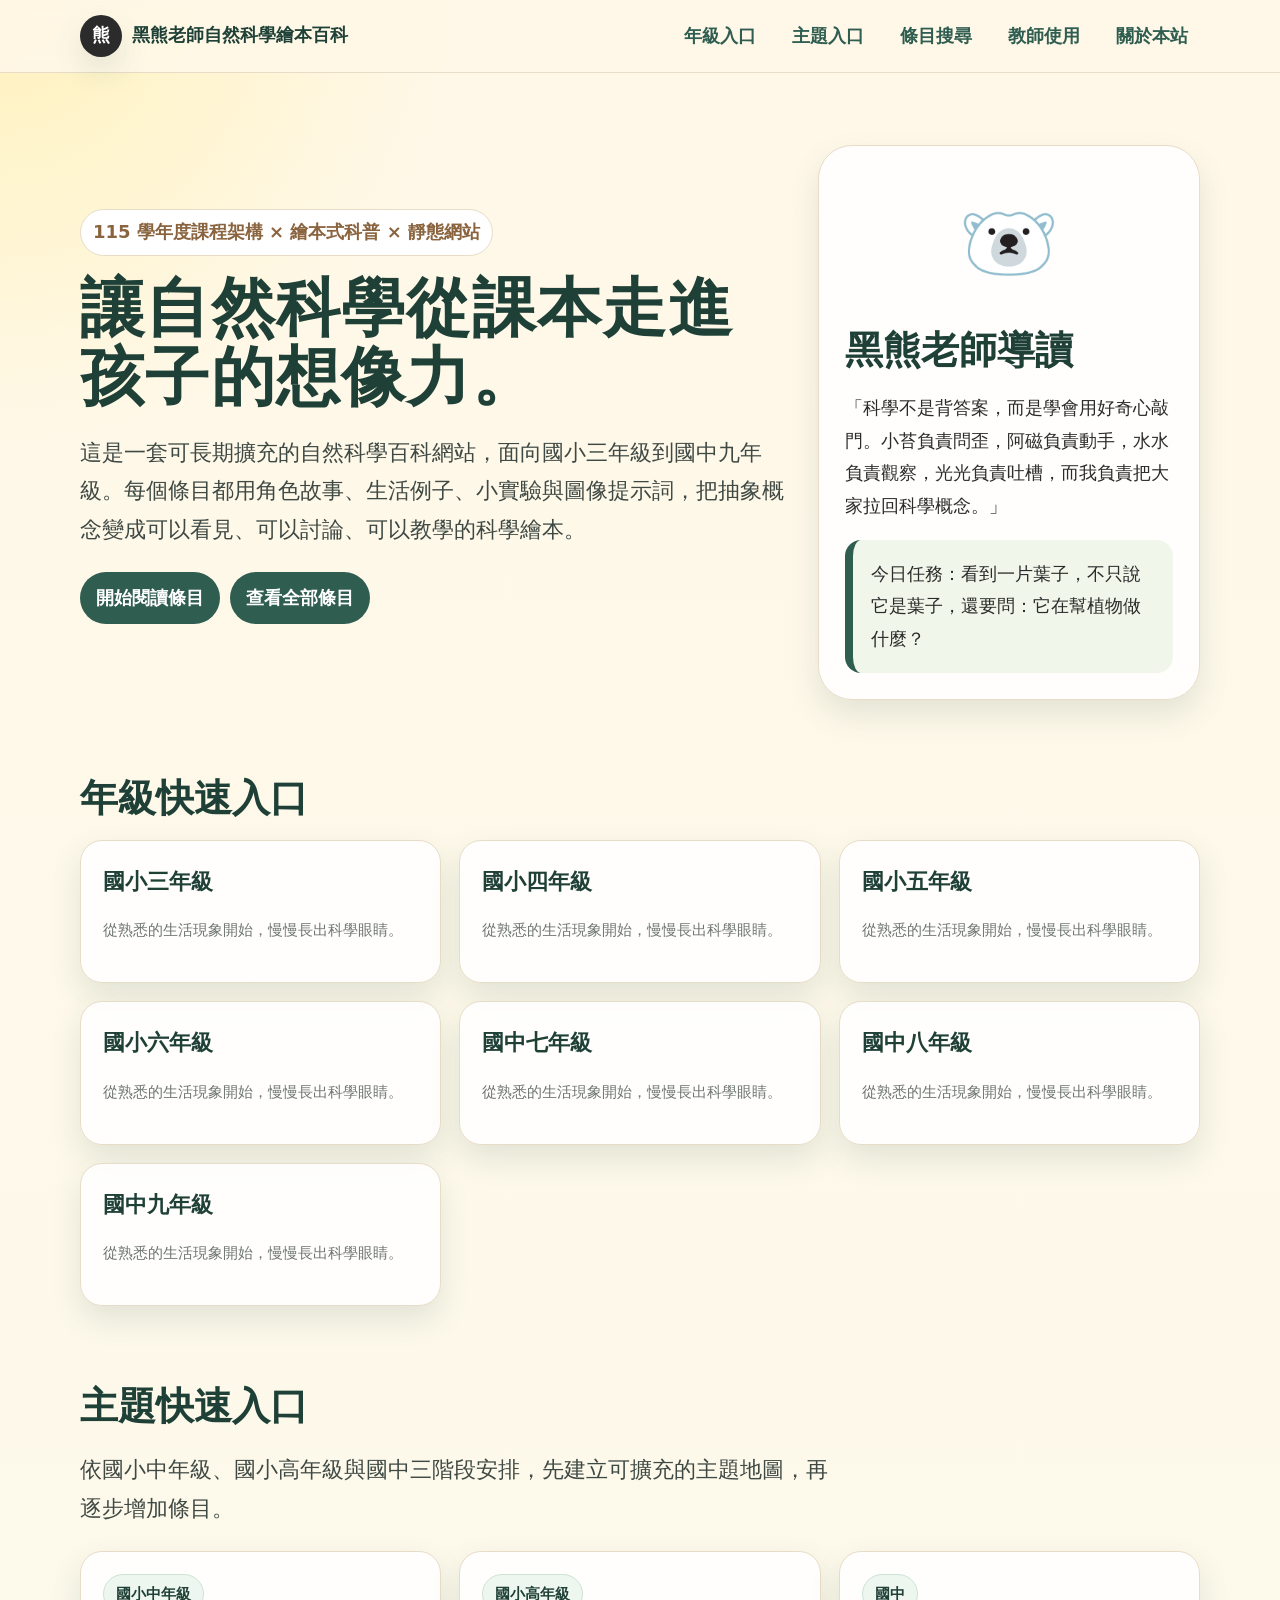
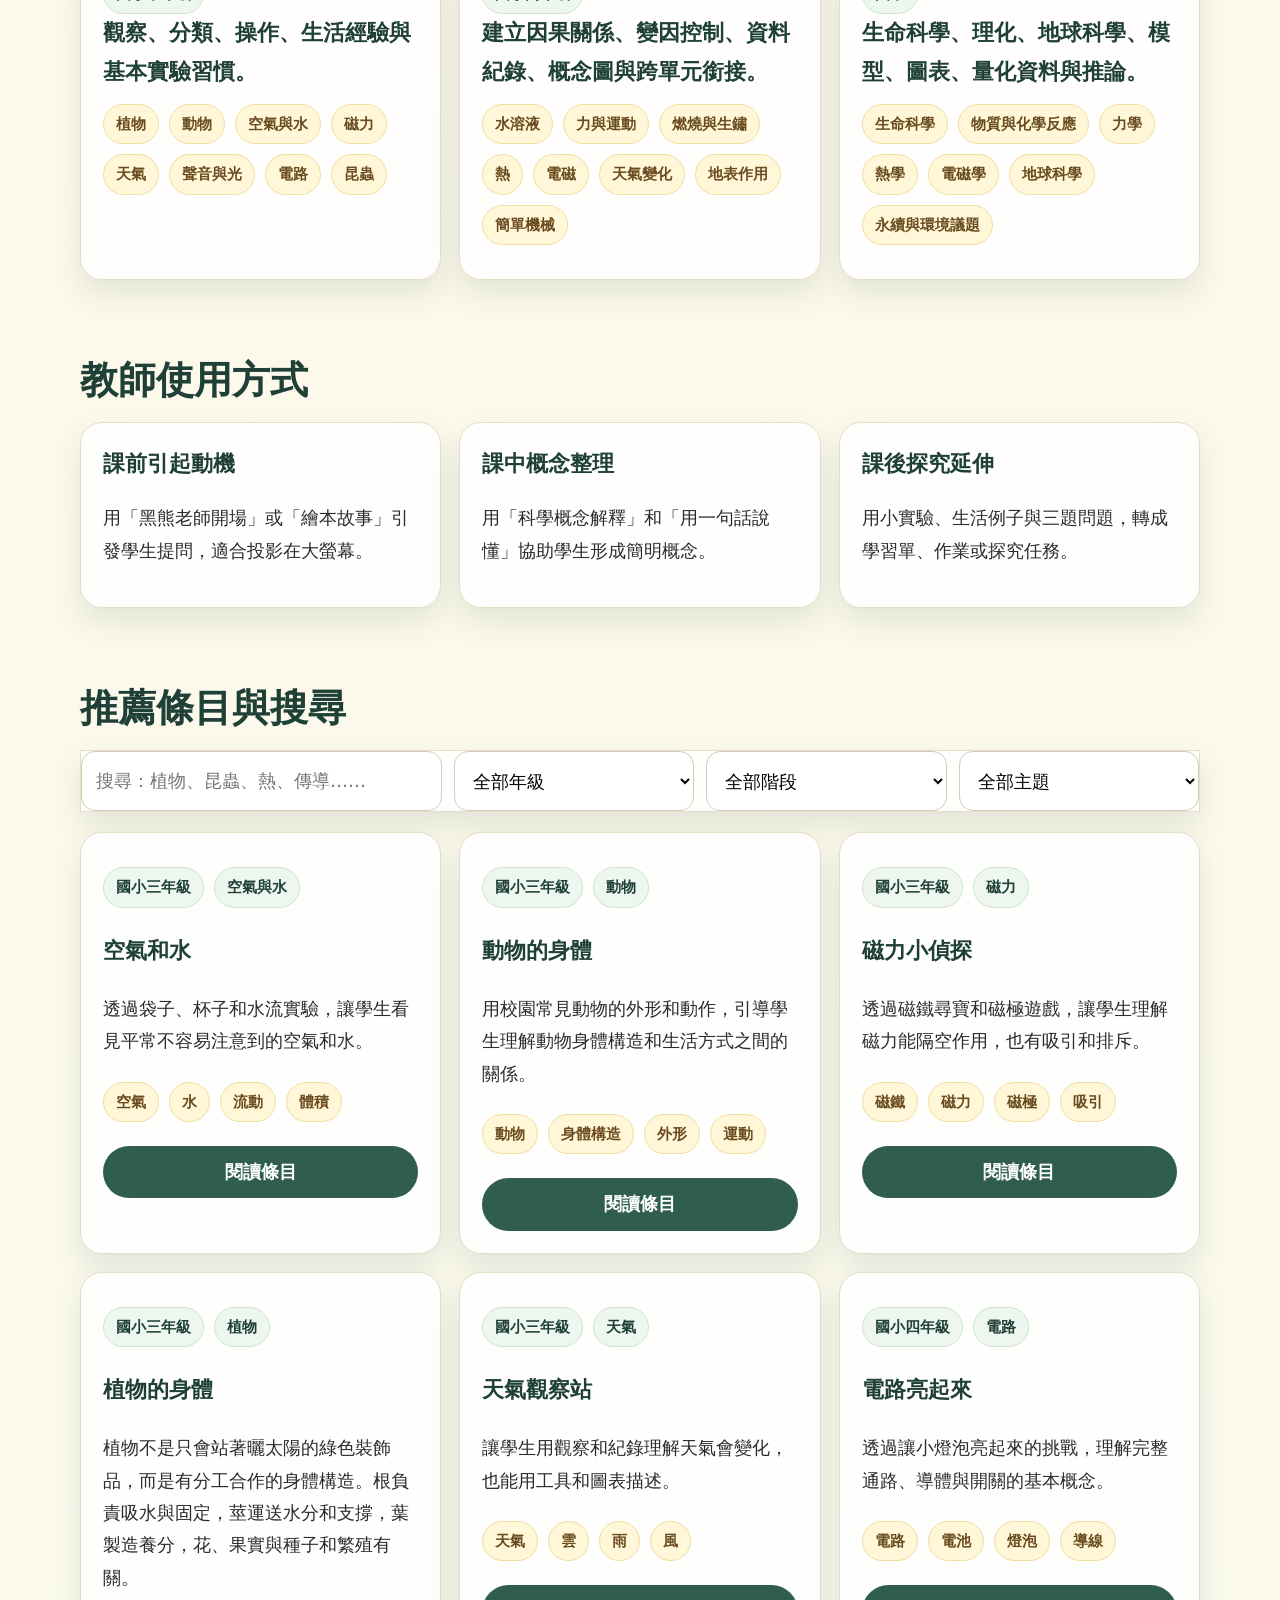
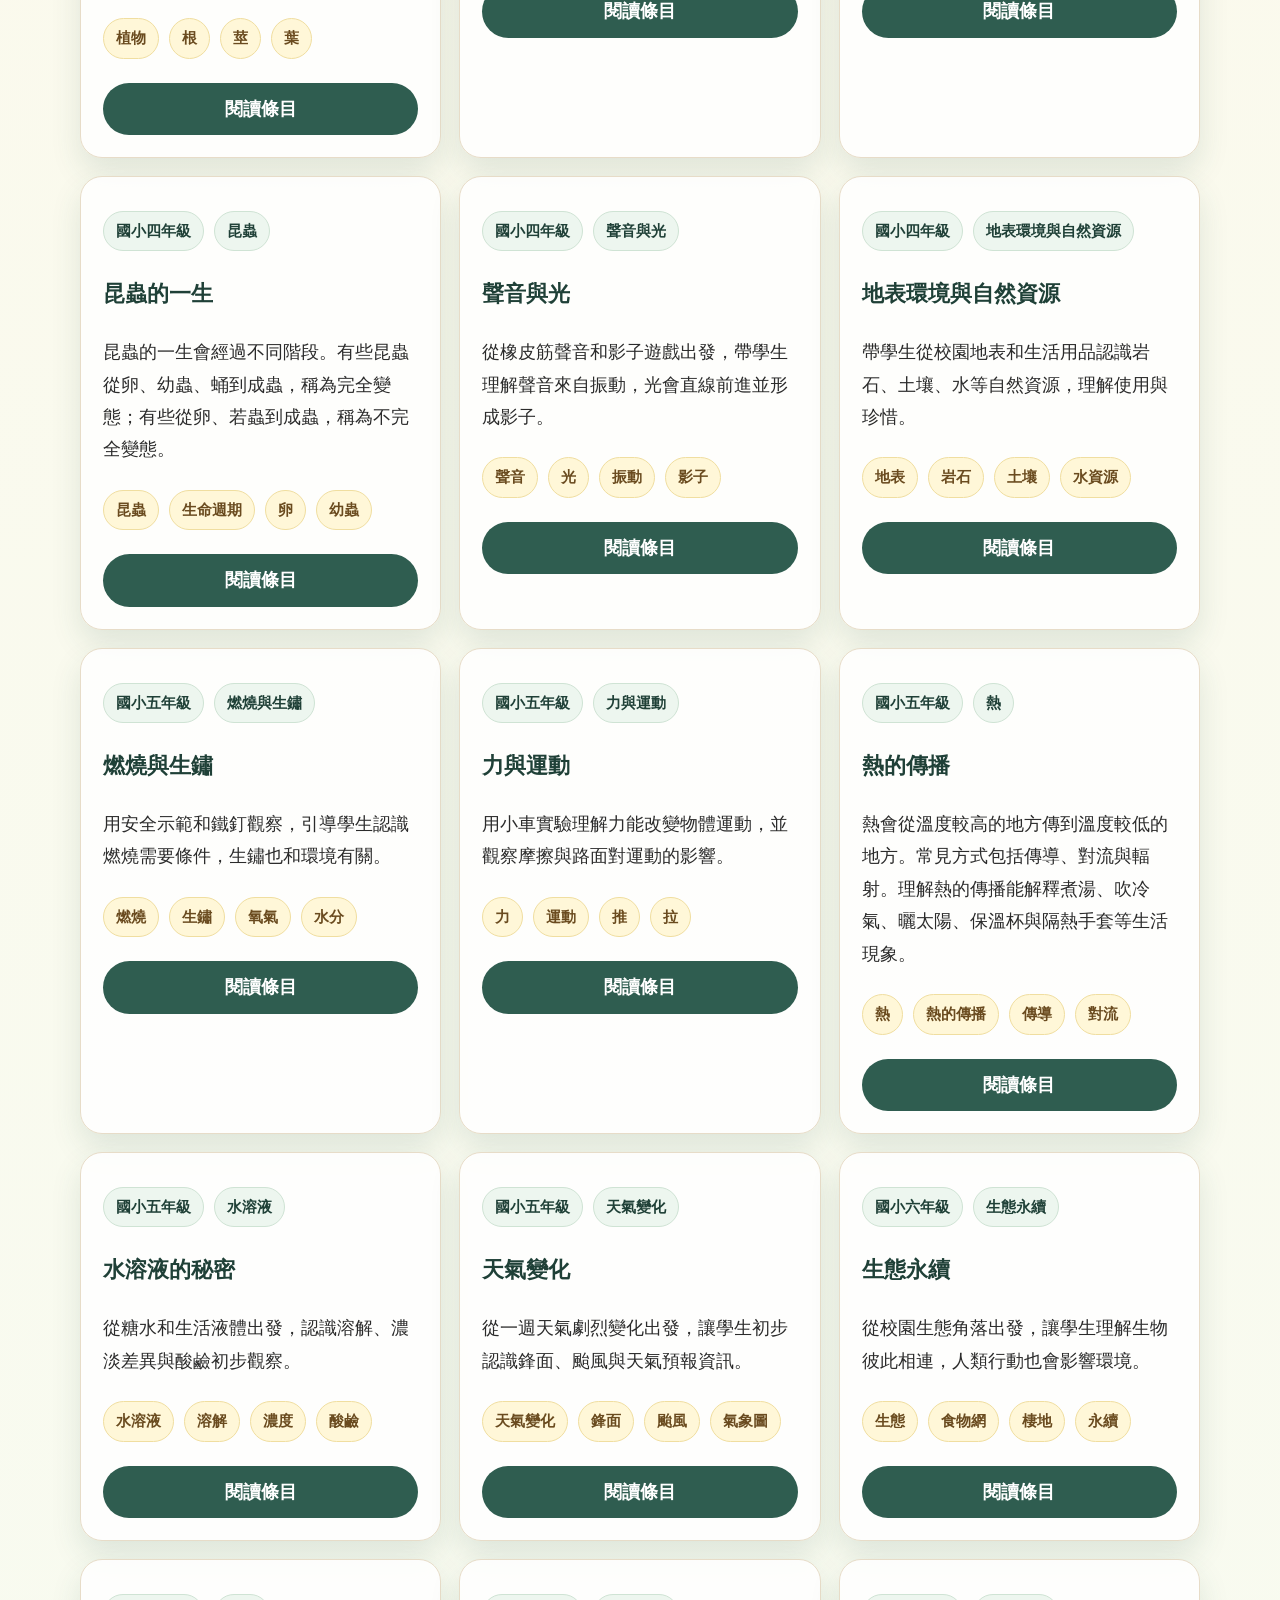
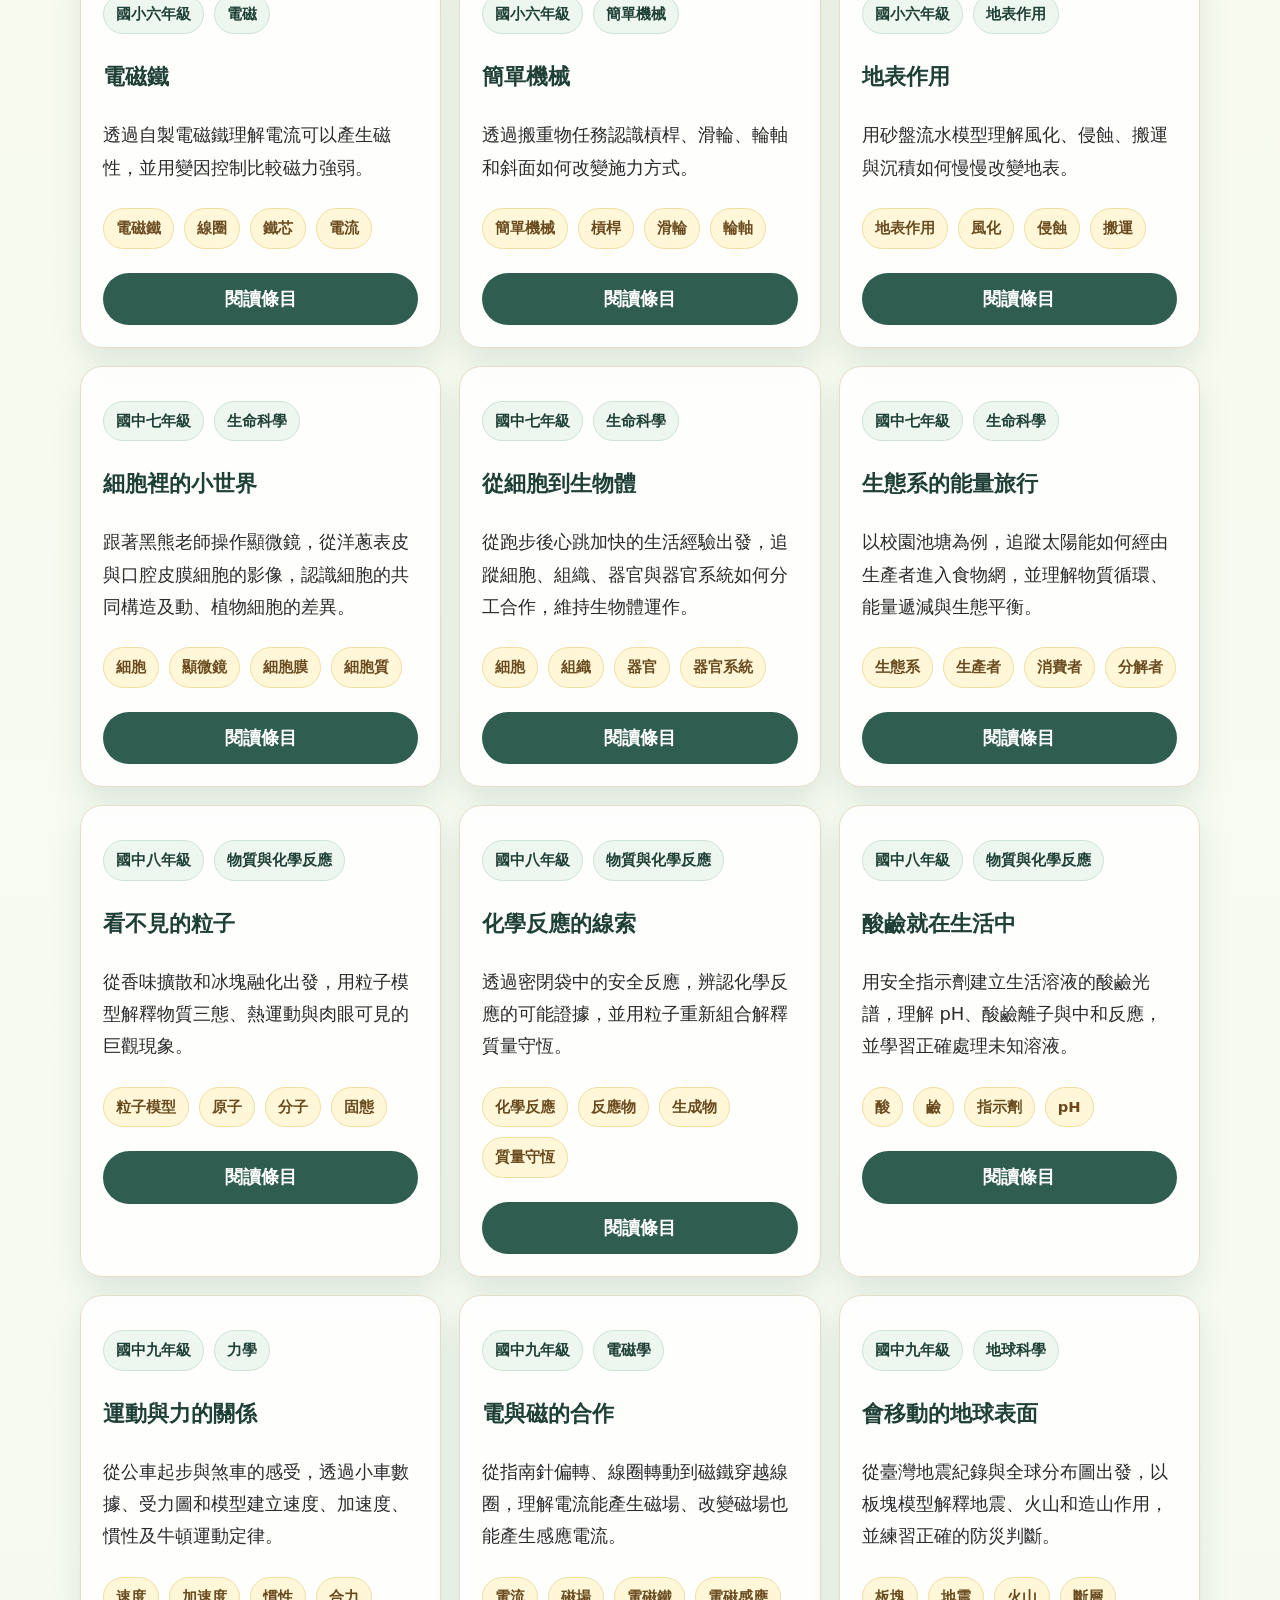
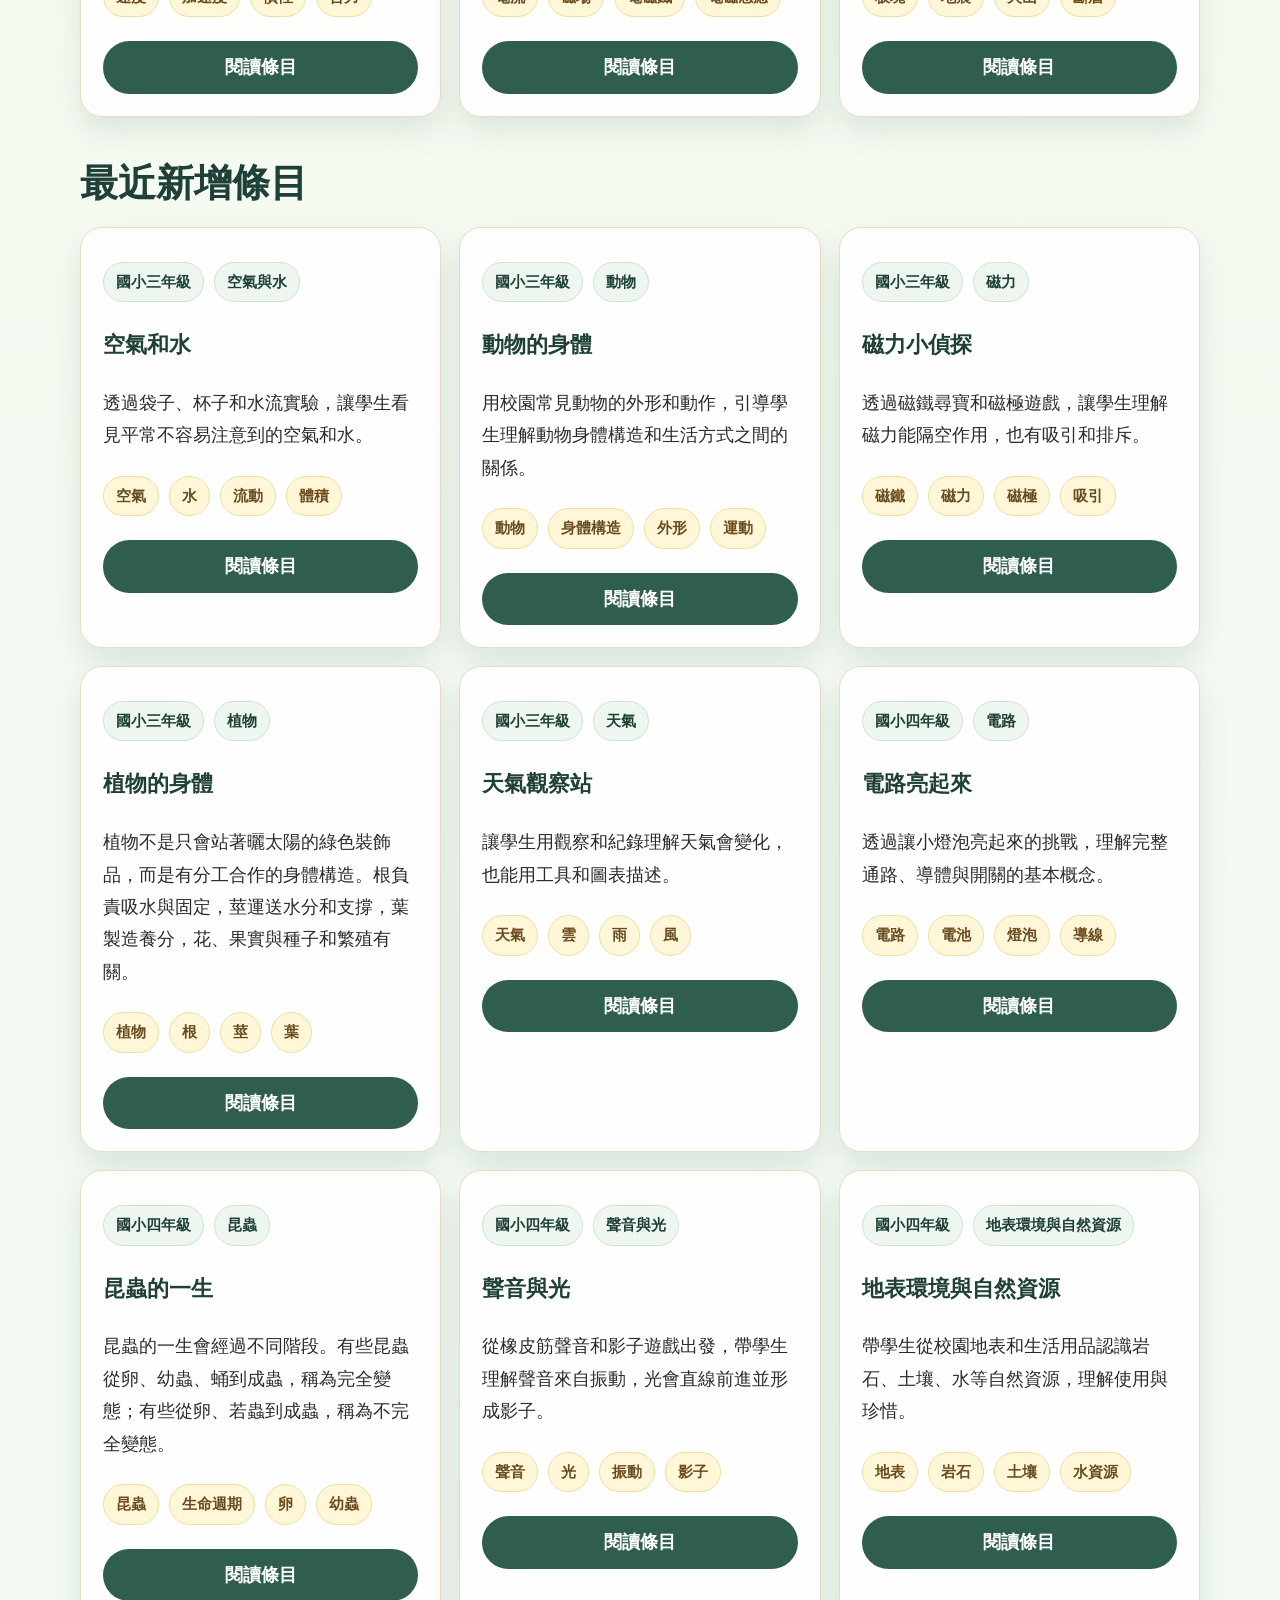
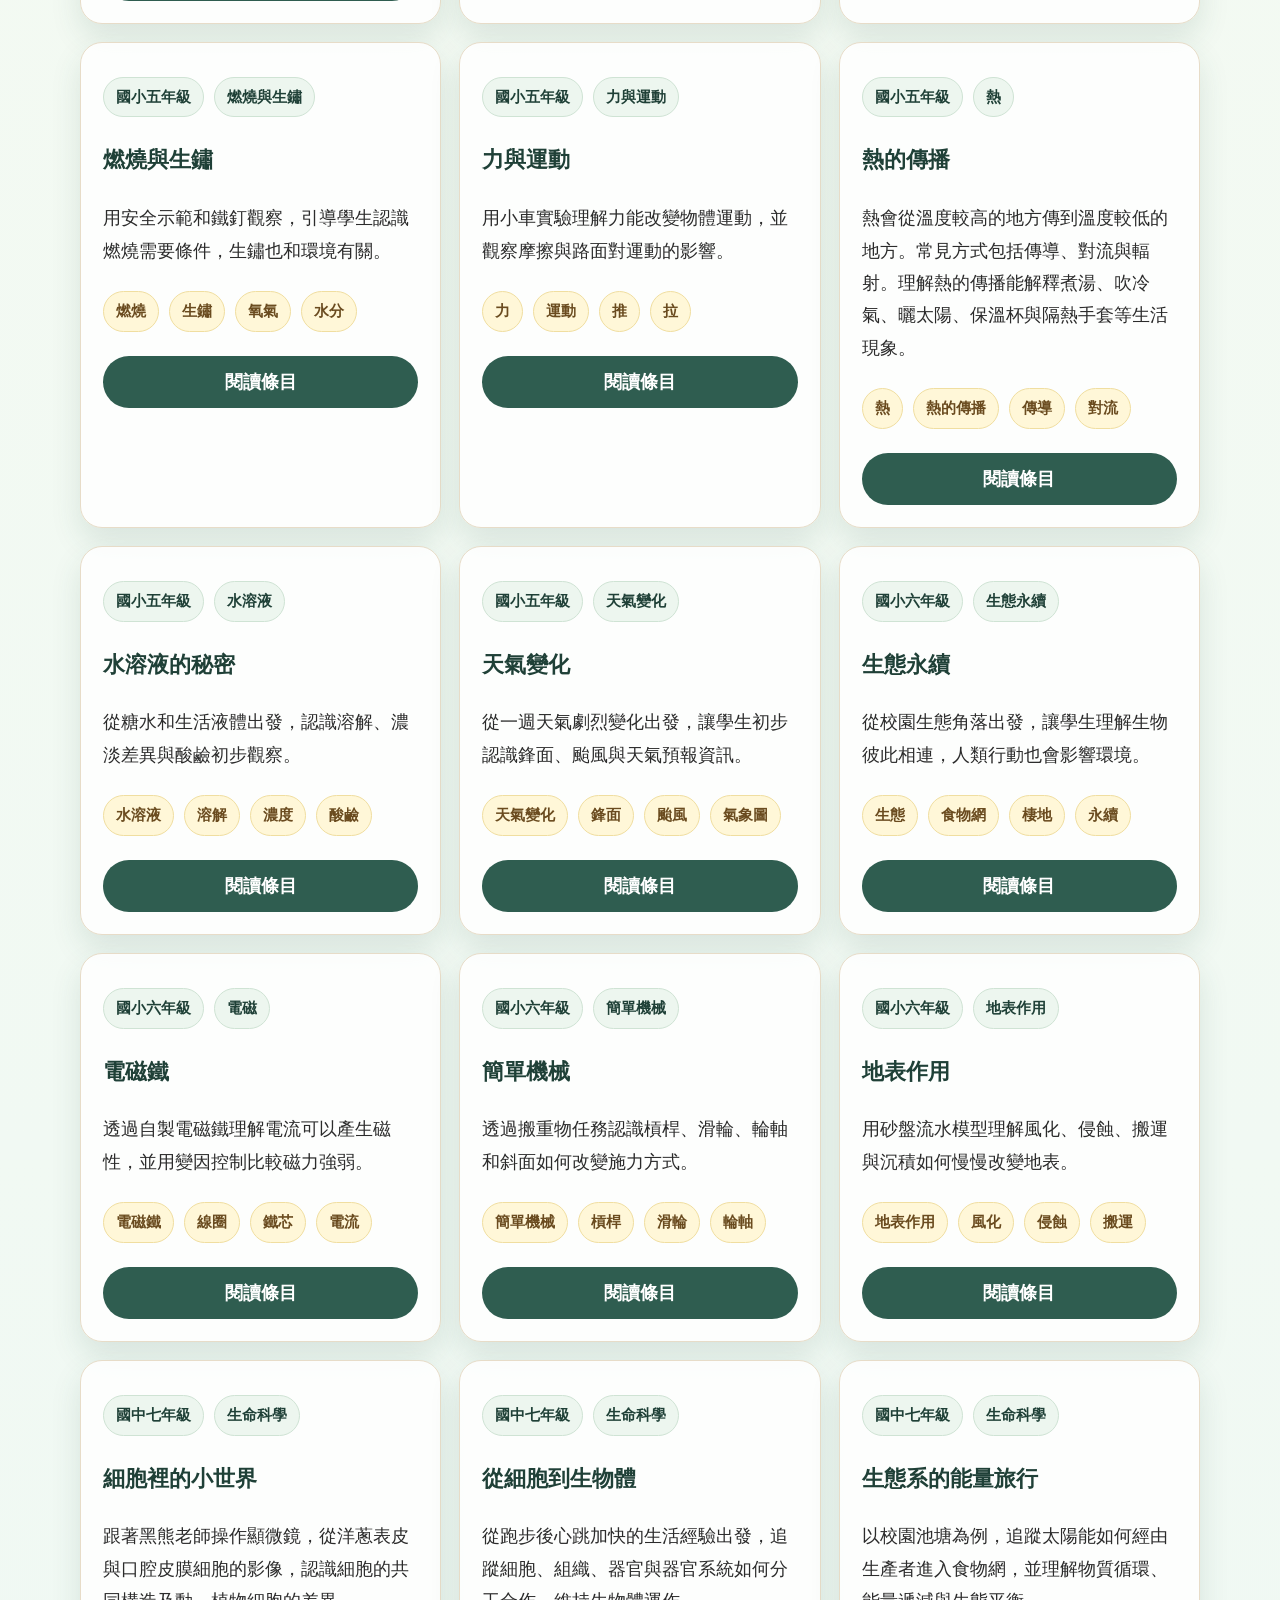
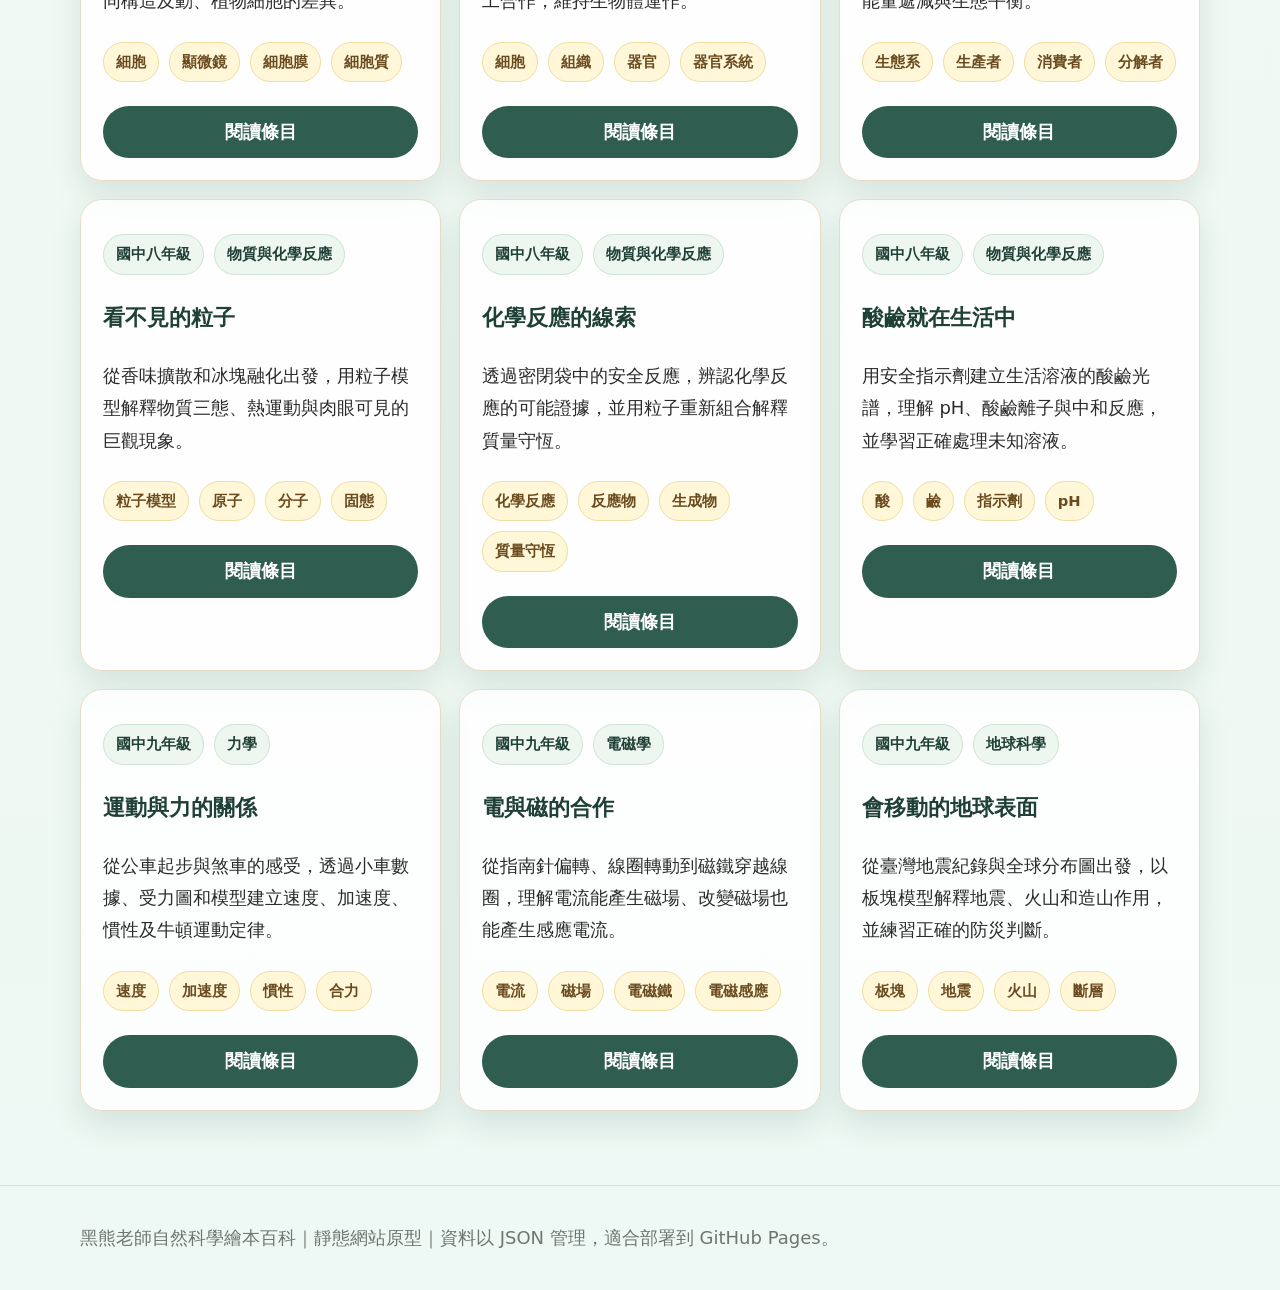
<file: index.html>
<!doctype html>
<html lang="zh-Hant">
<head>
  <meta charset="utf-8">
  <meta name="viewport" content="width=device-width, initial-scale=1">
  <title>黑熊老師自然科學繪本百科</title>
  <meta name="description" content="面向國小三年級到國中九年級的自然科學科普繪本百科網站。">
  <meta property="og:type" content="website">
  <meta property="og:site_name" content="黑熊老師自然科學繪本百科">
  <meta property="og:url" content="https://prayer168.github.io/blackbear-science-encyclopedia/">
  <meta property="og:title" content="黑熊老師自然科學繪本百科">
  <meta property="og:description" content="面向國小三年級到國中九年級的自然科學科普繪本百科網站，透過故事、圖解與活動探索 27 個自然科學條目。">
  <meta property="og:image" content="https://prayer168.github.io/blackbear-science-encyclopedia/assets/images/social-preview.jpg">
  <meta property="og:image:width" content="1200">
  <meta property="og:image:height" content="630">
  <meta property="og:image:alt" content="黑熊老師帶領學生探索自然科學百科的社群分享縮圖">
  <meta name="twitter:card" content="summary_large_image">
  <meta name="twitter:title" content="黑熊老師自然科學繪本百科">
  <meta name="twitter:description" content="面向國小三年級到國中九年級的自然科學科普繪本百科網站，透過故事、圖解與活動探索 27 個自然科學條目。">
  <meta name="twitter:image" content="https://prayer168.github.io/blackbear-science-encyclopedia/assets/images/social-preview.jpg">
  <meta name="twitter:image:alt" content="黑熊老師帶領學生探索自然科學百科的社群分享縮圖">
  <link rel="stylesheet" href="assets/css/style.css">
</head>
<body>
  <header class="site-header">
    <div class="container nav">
      <a class="logo" href="index.html"><span class="logo-mark">熊</span><span>黑熊老師自然科學繪本百科</span></a>
      <nav class="nav-links" aria-label="主選單">
        <a href="#grades">年級入口</a>
        <a href="#topics">主題入口</a>
        <a href="#entries">條目搜尋</a>
        <a href="pages/teacher-guide.html">教師使用</a>
        <a href="pages/about.html">關於本站</a>
      </nav>
    </div>
  </header>

  <main>
    <section class="hero">
      <div class="container hero-grid">
        <div>
          <span class="eyebrow">115 學年度課程架構 × 繪本式科普 × 靜態網站</span>
          <h1>讓自然科學從課本走進孩子的想像力。</h1>
          <p class="lead">這是一套可長期擴充的自然科學百科網站，面向國小三年級到國中九年級。每個條目都用角色故事、生活例子、小實驗與圖像提示詞，把抽象概念變成可以看見、可以討論、可以教學的科學繪本。</p>
          <div class="pill-row">
            <a class="button" href="#entries">開始閱讀條目</a>
            <a class="button" href="pages/entries.html">查看全部條目</a>
          </div>
        </div>
        <aside class="hero-card">
          <div class="bear-portrait">🐻‍❄️</div>
          <h2>黑熊老師導讀</h2>
          <p>「科學不是背答案，而是學會用好奇心敲門。小苔負責問歪，阿磁負責動手，水水負責觀察，光光負責吐槽，而我負責把大家拉回科學概念。」</p>
          <div class="quote">今日任務：看到一片葉子，不只說它是葉子，還要問：它在幫植物做什麼？</div>
        </aside>
      </div>
    </section>

    <section class="section" id="grades">
      <div class="container">
        <h2>年級快速入口</h2>
        <div class="card-grid" id="gradeQuick"></div>
      </div>
    </section>

    <section class="section" id="topics">
      <div class="container">
        <h2>主題快速入口</h2>
        <p class="lead">依國小中年級、國小高年級與國中三階段安排，先建立可擴充的主題地圖，再逐步增加條目。</p>
        <div class="card-grid" id="topicQuick"></div>
      </div>
    </section>

    <section class="section">
      <div class="container">
        <h2>教師使用方式</h2>
        <div class="card-grid">
          <article class="card"><h3>課前引起動機</h3><p>用「黑熊老師開場」或「繪本故事」引發學生提問，適合投影在大螢幕。</p></article>
          <article class="card"><h3>課中概念整理</h3><p>用「科學概念解釋」和「用一句話說懂」協助學生形成簡明概念。</p></article>
          <article class="card"><h3>課後探究延伸</h3><p>用小實驗、生活例子與三題問題，轉成學習單、作業或探究任務。</p></article>
        </div>
      </div>
    </section>

    <section class="section" id="entries">
      <div class="container">
        <h2>推薦條目與搜尋</h2>
        <div class="search-panel">
          <div class="controls">
            <input id="searchInput" type="search" placeholder="搜尋：植物、昆蟲、熱、傳導……" aria-label="搜尋條目">
            <select id="gradeFilter" aria-label="年級篩選"></select>
            <select id="stageFilter" aria-label="階段篩選"></select>
            <select id="topicFilter" aria-label="主題篩選"></select>
          </div>
        </div>
        <div class="entry-list" id="entryList"></div>
        <h2 style="margin-top: 42px;">最近新增條目</h2>
        <div class="entry-list" id="recommendedEntries"></div>
      </div>
    </section>
  </main>

  <footer class="footer">
    <div class="container">黑熊老師自然科學繪本百科｜靜態網站原型｜資料以 JSON 管理，適合部署到 GitHub Pages。</div>
  </footer>
  <script src="assets/js/app.js"></script>
</body>
</html>
</file>
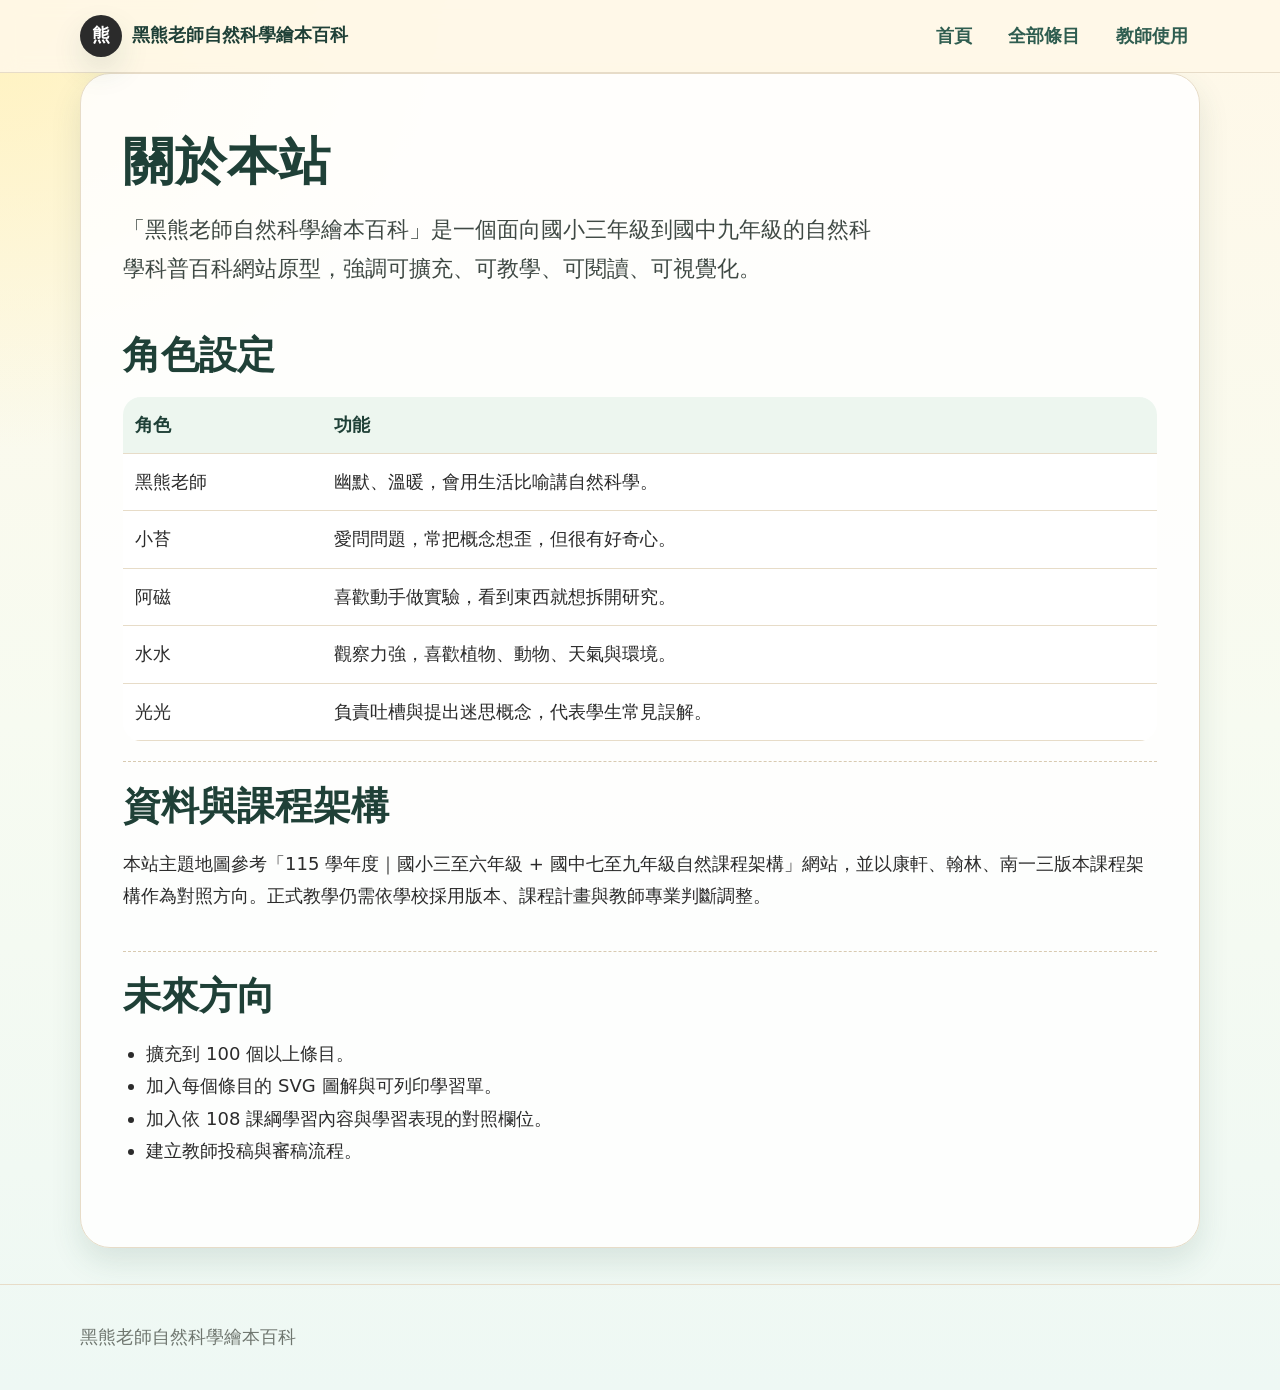
<file: pages/about.html>
<!doctype html>
<html lang="zh-Hant">
<head>
  <meta charset="utf-8"><meta name="viewport" content="width=device-width, initial-scale=1">
  <title>關於本站｜黑熊老師自然科學繪本百科</title>
  <link rel="stylesheet" href="../assets/css/style.css">
</head>
<body>
<header class="site-header"><div class="container nav"><a class="logo" href="../index.html"><span class="logo-mark">熊</span><span>黑熊老師自然科學繪本百科</span></a><nav class="nav-links"><a href="../index.html">首頁</a><a href="entries.html">全部條目</a><a href="teacher-guide.html">教師使用</a></nav></div></header>
<main class="container section article">
  <h1>關於本站</h1>
  <p class="lead">「黑熊老師自然科學繪本百科」是一個面向國小三年級到國中九年級的自然科學科普百科網站原型，強調可擴充、可教學、可閱讀、可視覺化。</p>
  <section><h2>角色設定</h2><div class="table-wrap"><table><thead><tr><th>角色</th><th>功能</th></tr></thead><tbody><tr><td>黑熊老師</td><td>幽默、溫暖，會用生活比喻講自然科學。</td></tr><tr><td>小苔</td><td>愛問問題，常把概念想歪，但很有好奇心。</td></tr><tr><td>阿磁</td><td>喜歡動手做實驗，看到東西就想拆開研究。</td></tr><tr><td>水水</td><td>觀察力強，喜歡植物、動物、天氣與環境。</td></tr><tr><td>光光</td><td>負責吐槽與提出迷思概念，代表學生常見誤解。</td></tr></tbody></table></div></section>
  <section><h2>資料與課程架構</h2><p>本站主題地圖參考「115 學年度｜國小三至六年級 + 國中七至九年級自然課程架構」網站，並以康軒、翰林、南一三版本課程架構作為對照方向。正式教學仍需依學校採用版本、課程計畫與教師專業判斷調整。</p></section>
  <section><h2>未來方向</h2><ul><li>擴充到 100 個以上條目。</li><li>加入每個條目的 SVG 圖解與可列印學習單。</li><li>加入依 108 課綱學習內容與學習表現的對照欄位。</li><li>建立教師投稿與審稿流程。</li></ul></section>
</main>
<footer class="footer"><div class="container">黑熊老師自然科學繪本百科</div></footer>
</body>
</html>
</file>
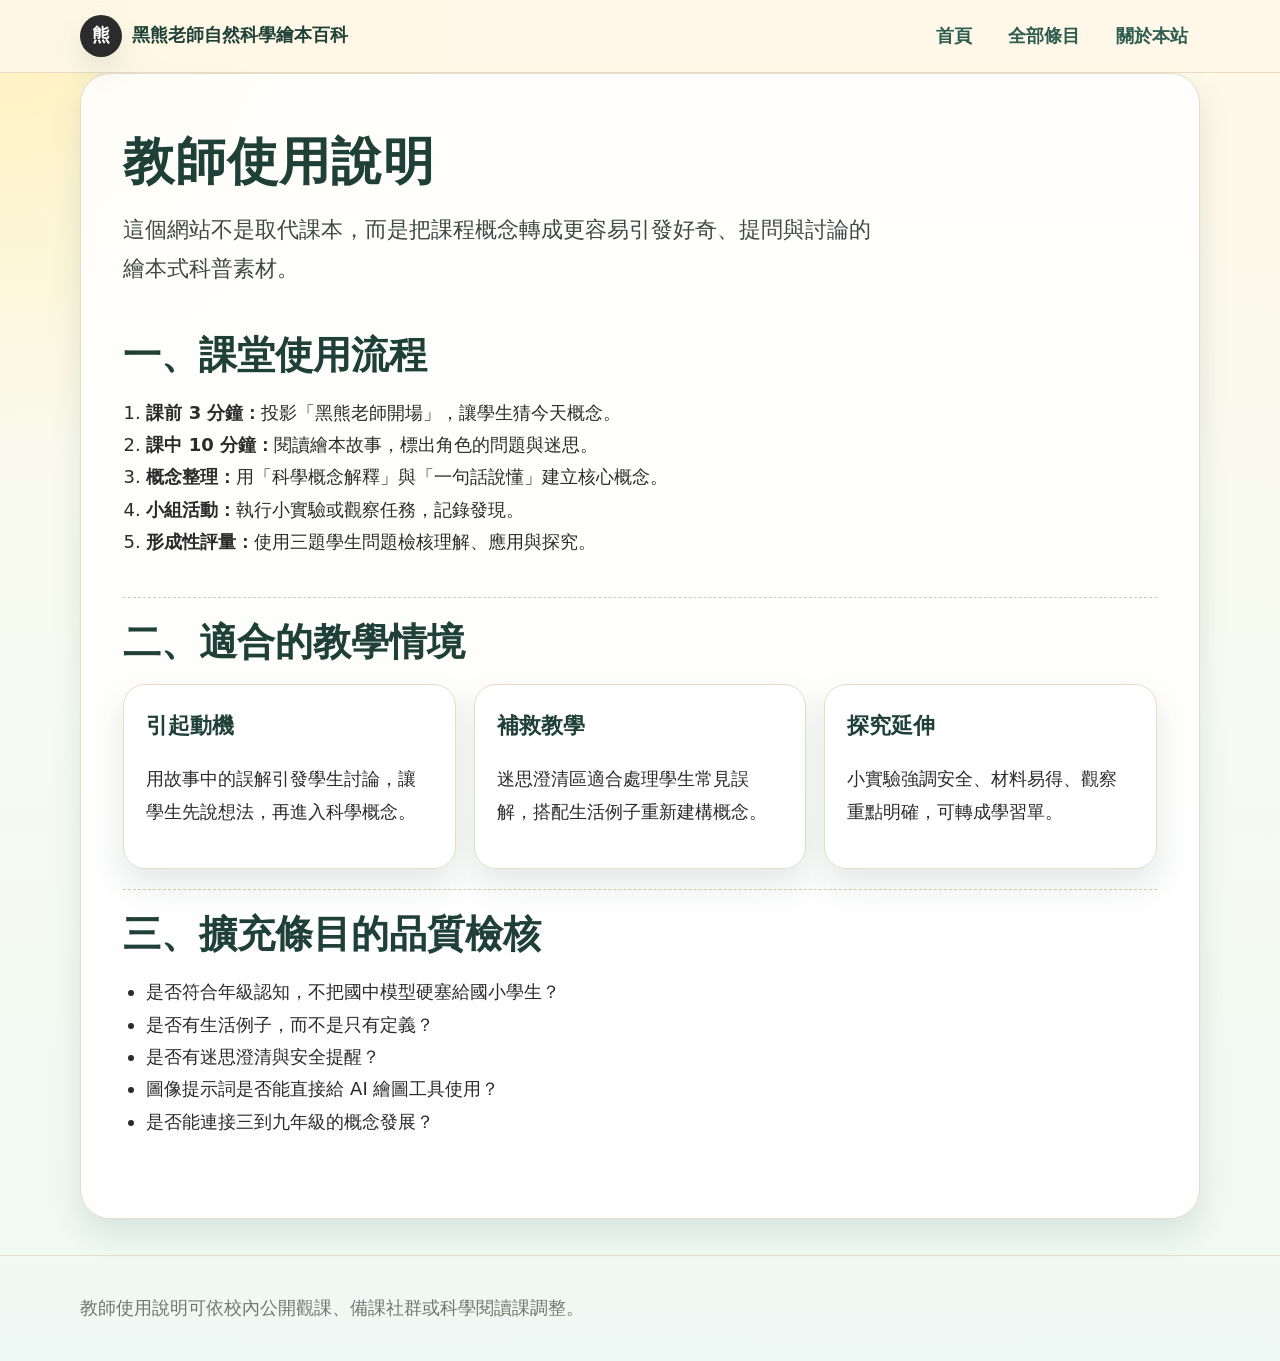
<file: pages/teacher-guide.html>
<!doctype html>
<html lang="zh-Hant">
<head>
  <meta charset="utf-8"><meta name="viewport" content="width=device-width, initial-scale=1">
  <title>教師使用說明｜黑熊老師自然科學繪本百科</title>
  <link rel="stylesheet" href="../assets/css/style.css">
</head>
<body>
<header class="site-header"><div class="container nav"><a class="logo" href="../index.html"><span class="logo-mark">熊</span><span>黑熊老師自然科學繪本百科</span></a><nav class="nav-links"><a href="../index.html">首頁</a><a href="entries.html">全部條目</a><a href="about.html">關於本站</a></nav></div></header>
<main class="container section article">
  <h1>教師使用說明</h1>
  <p class="lead">這個網站不是取代課本，而是把課程概念轉成更容易引發好奇、提問與討論的繪本式科普素材。</p>
  <section><h2>一、課堂使用流程</h2><ol><li><strong>課前 3 分鐘：</strong>投影「黑熊老師開場」，讓學生猜今天概念。</li><li><strong>課中 10 分鐘：</strong>閱讀繪本故事，標出角色的問題與迷思。</li><li><strong>概念整理：</strong>用「科學概念解釋」與「一句話說懂」建立核心概念。</li><li><strong>小組活動：</strong>執行小實驗或觀察任務，記錄發現。</li><li><strong>形成性評量：</strong>使用三題學生問題檢核理解、應用與探究。</li></ol></section>
  <section><h2>二、適合的教學情境</h2><div class="card-grid"><article class="card"><h3>引起動機</h3><p>用故事中的誤解引發學生討論，讓學生先說想法，再進入科學概念。</p></article><article class="card"><h3>補救教學</h3><p>迷思澄清區適合處理學生常見誤解，搭配生活例子重新建構概念。</p></article><article class="card"><h3>探究延伸</h3><p>小實驗強調安全、材料易得、觀察重點明確，可轉成學習單。</p></article></div></section>
  <section><h2>三、擴充條目的品質檢核</h2><ul><li>是否符合年級認知，不把國中模型硬塞給國小學生？</li><li>是否有生活例子，而不是只有定義？</li><li>是否有迷思澄清與安全提醒？</li><li>圖像提示詞是否能直接給 AI 繪圖工具使用？</li><li>是否能連接三到九年級的概念發展？</li></ul></section>
</main>
<footer class="footer"><div class="container">教師使用說明可依校內公開觀課、備課社群或科學閱讀課調整。</div></footer>
</body>
</html>
</file>
<file: assets/css/style.css>
:root{--forest:#2f5d50;--forest-dark:#1f4037;--cream:#fff8e8;--paper:#fffdf6;--yellow:#f7d879;--blue:#cfe8ef;--soil:#8a643f;--bear:#2b2b2b;--muted:#6f766f;--line:#e7dcc8;--shadow:0 14px 30px rgba(47,93,80,.13);--radius:22px}*{box-sizing:border-box}html{scroll-behavior:smooth}body{margin:0;font-family:"Noto Sans TC","Microsoft JhengHei",system-ui,-apple-system,BlinkMacSystemFont,sans-serif;background:radial-gradient(circle at top left,#fff2bd 0,transparent 28rem),linear-gradient(180deg,var(--cream),#f7fbf1 52%,#eef8f4);color:var(--bear);font-size:18px;line-height:1.8}a{color:var(--forest);text-decoration:none}a:hover{text-decoration:underline}.container{width:min(1120px,calc(100% - 32px));margin:0 auto}.site-header{position:sticky;top:0;z-index:10;background:rgba(255,248,232,.92);backdrop-filter:blur(10px);border-bottom:1px solid var(--line)}.nav{display:flex;align-items:center;justify-content:space-between;gap:18px;padding:12px 0}.logo{display:flex;align-items:center;gap:10px;font-weight:900;color:var(--forest-dark);font-size:1.1rem}.logo-mark{display:grid;place-items:center;width:42px;height:42px;border-radius:50%;background:var(--bear);color:#fff;box-shadow:var(--shadow)}.nav-links{display:flex;flex-wrap:wrap;gap:12px}.nav-links a{padding:8px 12px;border-radius:999px;font-weight:700}.nav-links a:hover{background:#ffffffaa;text-decoration:none}.hero{padding:72px 0 36px}.hero-grid{display:grid;grid-template-columns:1.3fr .7fr;gap:28px;align-items:center}.eyebrow{display:inline-flex;gap:8px;align-items:center;padding:6px 12px;border-radius:999px;background:#fff;border:1px solid var(--line);color:var(--soil);font-weight:800}h1{font-size:clamp(2.2rem,5vw,4.8rem);line-height:1.08;margin:18px 0;letter-spacing:.02em;color:var(--forest-dark)}h2{font-size:clamp(1.65rem,3vw,2.4rem);line-height:1.25;color:var(--forest-dark);margin:0 0 18px}h3{font-size:1.35rem;color:var(--forest-dark);margin:0 0 10px}.lead{font-size:clamp(1.1rem,2vw,1.35rem);color:#3f4944;max-width:760px}.hero-card,.card,.search-panel,.article,.toc{background:rgba(255,255,255,.86);border:1px solid var(--line);box-shadow:var(--shadow)}.hero-card{border-radius:34px;padding:26px}.bear-portrait{font-size:5rem;text-align:center;margin-bottom:10px}.quote{background:#f0f7ea;border-left:8px solid var(--forest);padding:18px;border-radius:16px;margin:14px 0 0}.section{padding:38px 0}.card-grid{display:grid;grid-template-columns:repeat(3,1fr);gap:18px}.card{border-radius:var(--radius);padding:22px}.card:hover{transform:translateY(-2px);transition:.2s ease}.tagline{color:var(--muted);font-size:.96rem}.pill-row{display:flex;gap:10px;flex-wrap:wrap;margin:12px 0}.pill,.tag{display:inline-flex;align-items:center;padding:6px 12px;border-radius:999px;background:#edf6ef;color:var(--forest-dark);border:1px solid #cfe3d4;font-weight:700;font-size:.92rem}.tag{background:#fff7d8;border-color:#f0dea0;color:#6a4b1f}.button{display:inline-flex;align-items:center;justify-content:center;padding:10px 16px;border-radius:999px;background:var(--forest);color:#fff;font-weight:900;border:0;cursor:pointer}.button:hover{background:var(--forest-dark);text-decoration:none}.button:disabled{opacity:.45;cursor:not-allowed}.button-secondary{background:#f1f5ef;color:var(--forest-dark);border:1px solid #cbd8ce}.button-secondary:hover{background:#e4eee7;color:var(--forest-dark)}.controls{display:grid;grid-template-columns:1.5fr repeat(3,1fr);gap:12px}input,select{width:100%;padding:13px 14px;border:1px solid #d6cbb9;border-radius:14px;background:#fff;font:inherit}.entry-list{display:grid;grid-template-columns:repeat(3,1fr);gap:18px;margin-top:20px}.entry-card{display:flex;flex-direction:column;gap:12px;min-height:100%}.entry-card p{margin:0}.entry-layout{display:grid;grid-template-columns:minmax(0,1fr) 280px;gap:26px;padding:34px 0}.article{border-radius:30px;padding:clamp(20px,4vw,42px)}.article h1{font-size:clamp(2rem,4vw,3.6rem)}.article section{padding:20px 0;border-top:1px dashed #d8cab1}.article section:first-of-type{border-top:0}.sidebar{position:sticky;top:86px;align-self:start}.toc{border-radius:22px;padding:18px}.toc a{display:block;padding:5px 0;font-size:.95rem}.notice{background:#eaf6f8;border:1px solid #c1dbe3;border-radius:20px;padding:16px 18px}.table-wrap{overflow-x:auto}table{width:100%;border-collapse:collapse;background:#fff;border-radius:18px;overflow:hidden}th,td{border-bottom:1px solid var(--line);padding:12px;text-align:left;vertical-align:top}th{background:#edf6ef;color:var(--forest-dark)}.footer{padding:36px 0;color:var(--muted);border-top:1px solid var(--line);margin-top:36px}.empty{padding:24px;text-align:center;background:#fff;border:1px dashed #c8b894;border-radius:20px;color:var(--muted)}.prompt-box{background:#fbf4de;border:1px solid #ead79e;border-radius:18px;padding:14px;white-space:pre-wrap}.hidden{display:none!important}.view-switch{display:flex;flex-wrap:wrap;gap:10px;margin-bottom:20px}.storybook-shell{display:grid;gap:18px}.storybook-header{background:linear-gradient(135deg,#fff6d7,#f4fbf3);border:1px solid var(--line);border-radius:24px;padding:18px}.storybook-header .page-counter{font-weight:800;color:var(--soil)}.storybook-stage{display:grid;grid-template-columns:1fr 1fr;gap:22px;align-items:stretch}.storybook-illustration{min-height:360px;background:linear-gradient(180deg,#f7fbf4,#fff8e7);border:2px dashed #ccb98f;border-radius:26px;padding:20px;display:flex;flex-direction:column;justify-content:center;align-items:center;text-align:center}.storybook-illustration .big-icon{font-size:4rem;margin-bottom:10px}.storybook-illustration .caption{color:var(--muted);font-size:.98rem}.storybook-textbox{background:#fff;border:1px solid var(--line);border-radius:24px;padding:22px}.storybook-dialogue{background:#eef7fb;border-left:8px solid #9cc5d8;border-radius:16px;padding:16px 18px;margin:16px 0}.concept-card{background:#f0f7ea;border:1px solid #d5e6d7;border-radius:18px;padding:16px}.storybook-nav{display:flex;justify-content:space-between;align-items:center;gap:12px;margin-top:10px}.storybook-thumbnail-row{display:flex;flex-wrap:wrap;gap:8px;margin-top:8px}.storybook-dot{min-width:40px;padding:6px 10px;border-radius:999px;border:1px solid #d9ccb8;background:#fff;font-weight:700;cursor:pointer}.storybook-dot.active{background:var(--forest);color:#fff;border-color:var(--forest)}.mode-note{color:var(--muted);font-size:.95rem}.storybook-image{width:100%;max-width:100%;border-radius:22px;display:block;box-shadow:var(--shadow)}.image-caption{margin-top:10px;color:var(--muted);font-size:.95rem;text-align:center}.prompt-details{margin-top:12px;background:#fbf4de;border:1px solid #ead79e;border-radius:16px;padding:10px 14px}.prompt-details summary{cursor:pointer;font-weight:800;color:var(--soil)}.diagram-image-block{margin:16px 0}.diagram-image-block img{width:100%;max-width:100%;border-radius:20px;display:block;box-shadow:var(--shadow)}ul,ol{padding-left:1.3em}@media(max-width:900px){.hero-grid,.entry-layout{grid-template-columns:1fr}.sidebar{position:static}.card-grid,.entry-list{grid-template-columns:repeat(2,1fr)}.controls{grid-template-columns:1fr 1fr}.storybook-stage{grid-template-columns:1fr}.storybook-illustration{min-height:260px}}@media(max-width:640px){body{font-size:17px}.nav{align-items:flex-start;flex-direction:column}.card-grid,.entry-list,.controls{grid-template-columns:1fr}.hero{padding-top:34px}.nav-links{gap:6px}.storybook-nav{flex-direction:column;align-items:stretch}}@media print{.site-header,.sidebar,.footer,.search-panel,.view-switch{display:none}body{background:#fff;font-size:12pt}.article{box-shadow:none;border:0;padding:0}}
</file>
